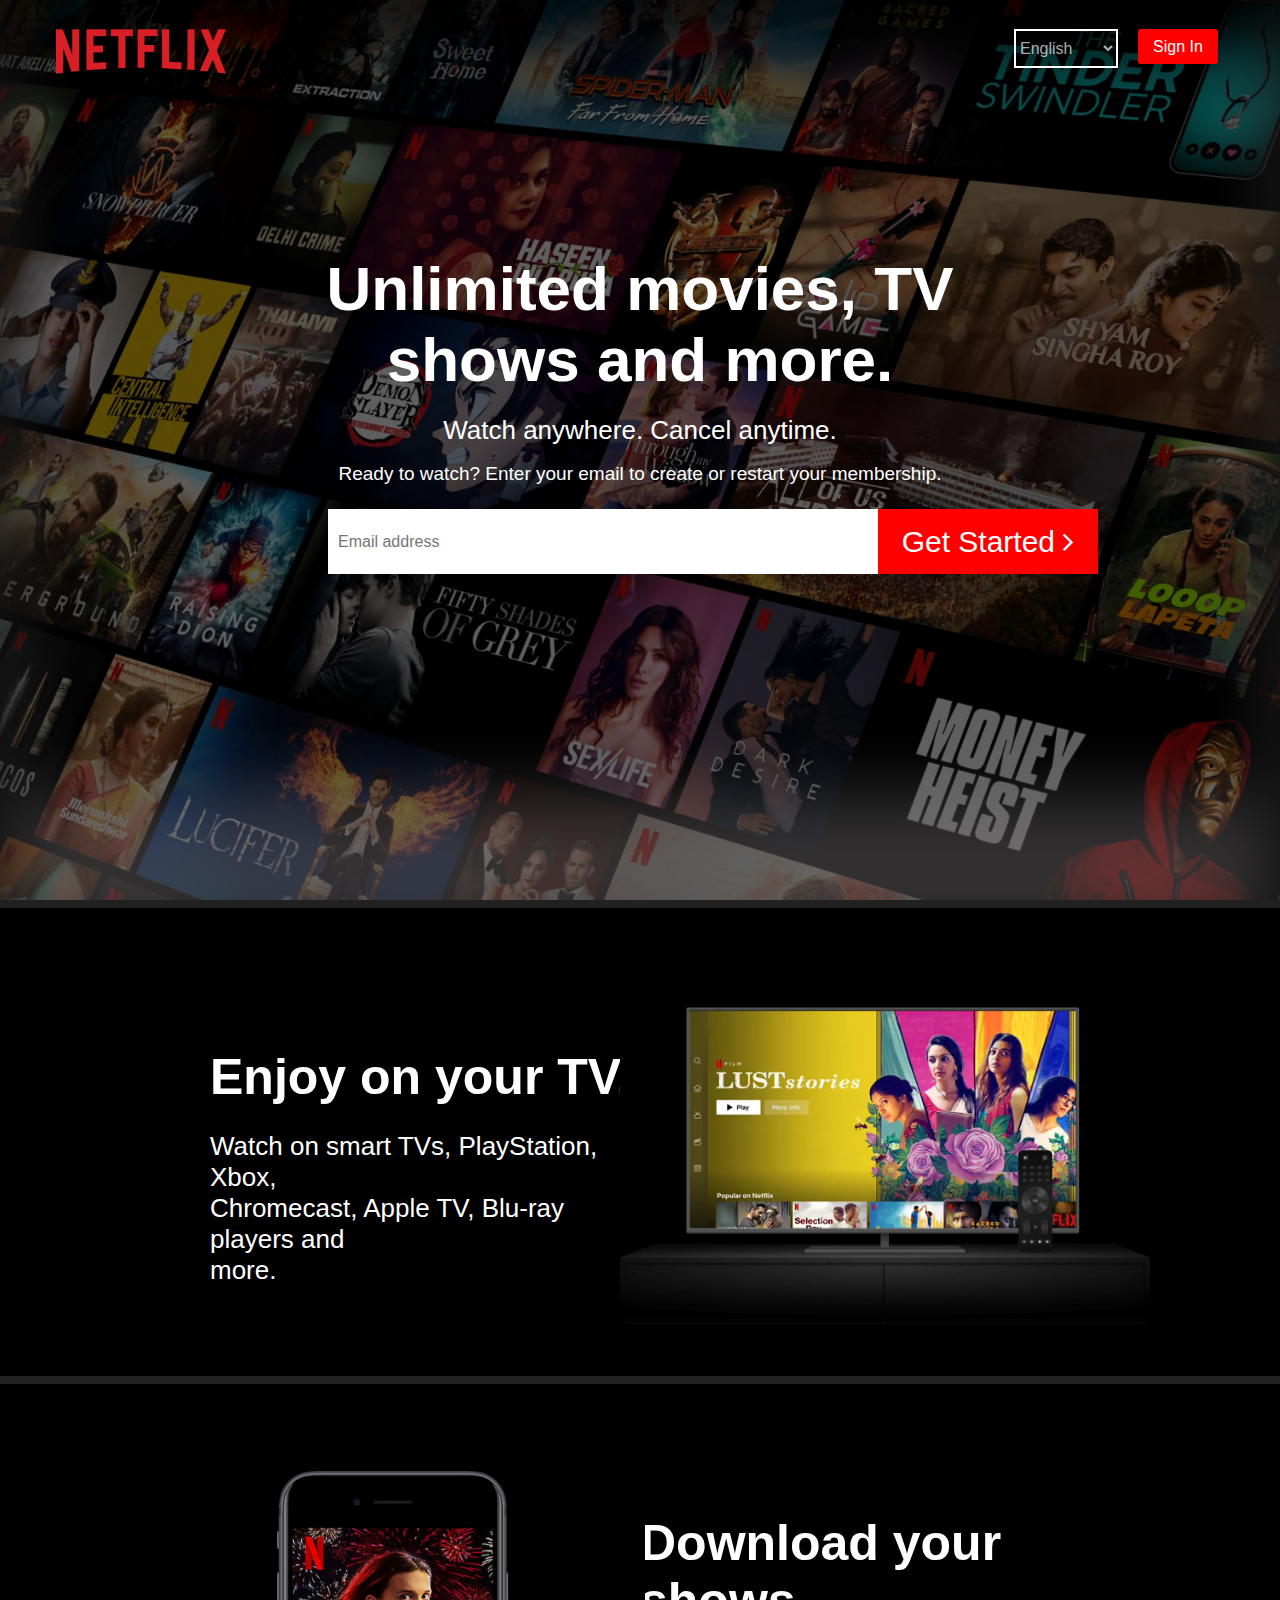
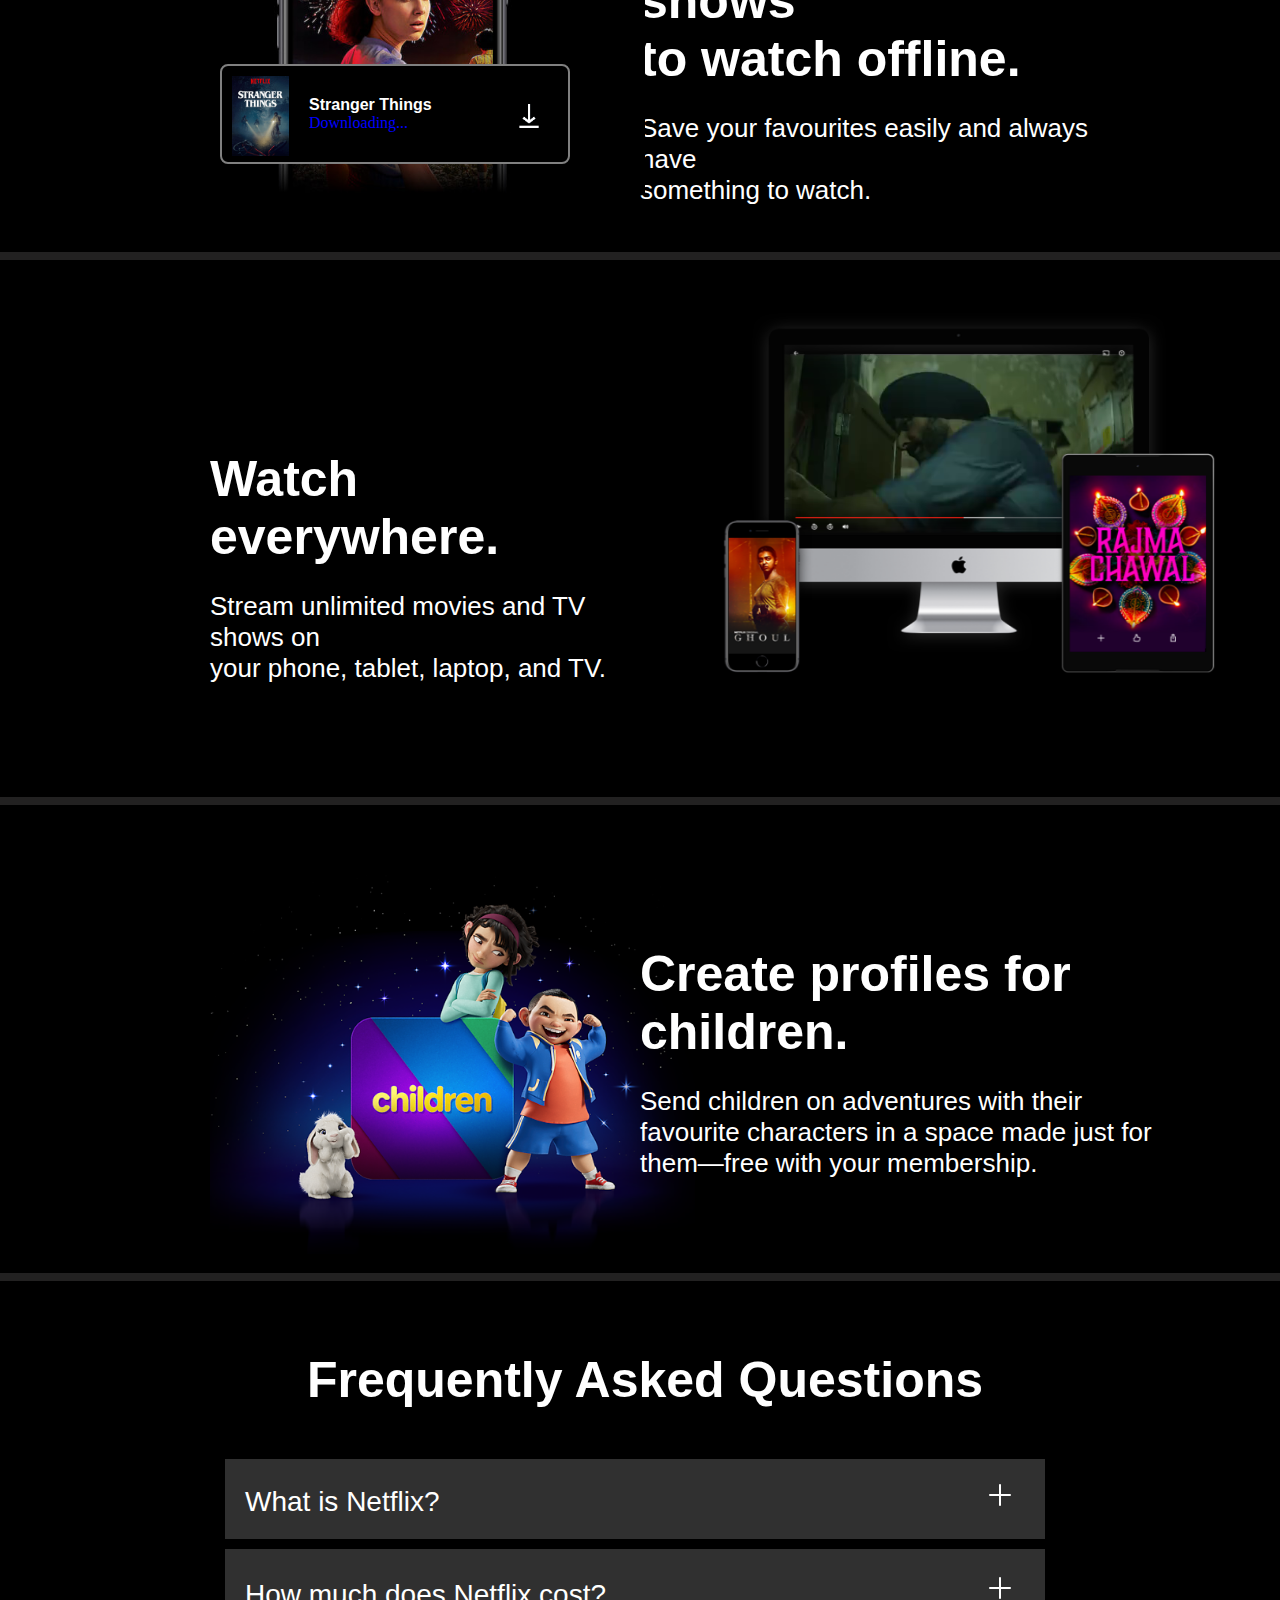
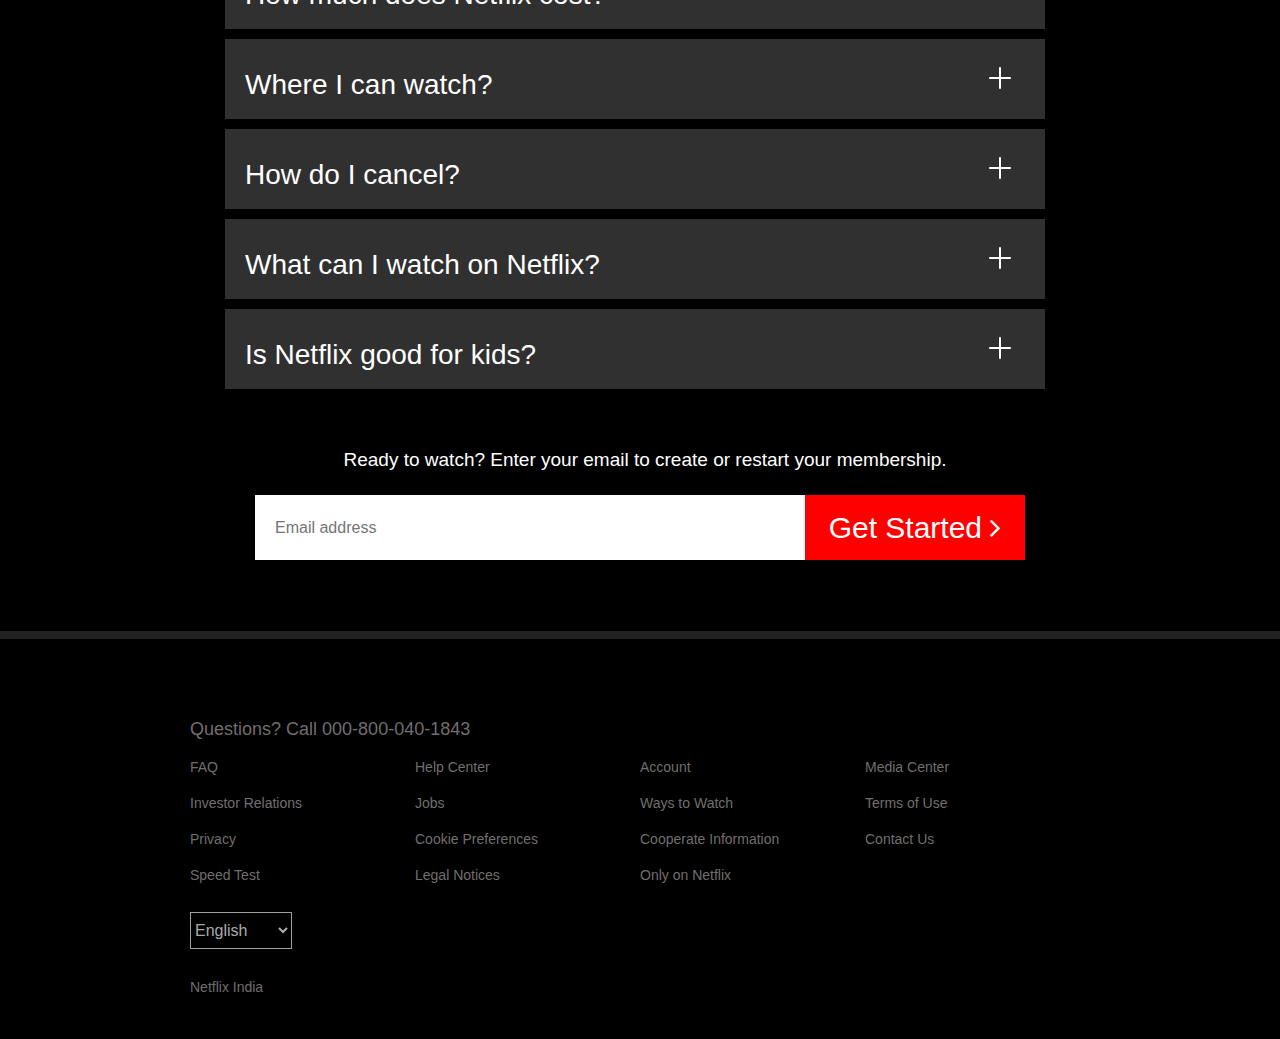
<file: index.html>
<!DOCTYPE html>
<html lang="en">

<head>
    <meta charset="UTF-8">
    <meta http-equiv="X-UA-Compatible" content="IE=edge">
    <meta name="viewport" content="width=device-width, initial-scale=1.0">
    <title>Netflix India – Watch TV Shows Online, Watch Movies Online</title>
    <link rel="shortcut icon" href="images/nficon2016.png" type="image/x-icon">
    <!--===style sheet==-->
    <link rel="stylesheet" href="css/style.css">
    <link rel="stylesheet" href="https://cdnjs.cloudflare.com/ajax/libs/font-awesome/4.7.0/css/font-awesome.min.css">
</head>

<body>
    <section id="home_section">
        <div class="hero_container">
            <div class="bg_black">
                <div class="header">
                    <div class="header1">
                        <img class="nflogo" src="images/netflix_official_logo.png" alt="logo">
                    </div>
                    <div class="header2">
                        <button id="signIn_btn">Sign In</button>
                        <button id="lang_btn">
                            <form action="">
                                <select name="lang">
                                    <option value="eng">English
                                    </option>
                                    <option value="hin">हिंदी</option>
                                </select>
                            </form>
                        </button>
                    </div>
                </div>

                <div class="info">
                    <div class="infochild">
                        <h1>Unlimited movies, TV <br> shows and more.</h1>
                        <h2>Watch anywhere. Cancel anytime.</h2>
                        <h3>Ready to watch? Enter your email to create or restart your membership.</h3>
                        <div class="email">
                            <input type="text" class="inputtype" placeholder="Email address">
                            <button id="start_btn">Get Started <span><i class="fa fa-angle-right"></i></span></button>
                        </div>
                    </div>
                </div>
            </div>
        </div>
    </section>

    <div id="part-1">
        <div id="sub-part1">
            <h1>Enjoy on your TV.</h1>
            <p>Watch on smart TVs, PlayStation, Xbox,<br>Chromecast, Apple TV, Blu-ray players and<br>more.</p>
        </div>
        <div id="sub-part2">
            <div id="p1tv">
                <video width="440" height="230" autoplay playsinline loop muted>
                    <source src="videos/video-tv-in-0819.m4v">
                </video>
                <img src="images/part1_tv.png" alt="">
            </div>
        </div>
    </div>
    <div id="part-2">
        <div id="sub-part1">
            <img src="images/part2img.jpg" alt="">
            <div class="p2gif">
                <img src="images/part2boxshot.png" alt="">
                <div id="download">
                    <h2>Stranger Things</h2>
                    <p>Downloading...</p>
                </div>
                <div id="gif">
                    <img src="images/part2download-icon.gif" alt="">
                </div>
            </div>
        </div>
        <div id="sub-part2">
            <h1>Download your shows<br>to watch offline.</h1>
            <p>Save your favourites easily and always have<br>something to watch.</p>
        </div>
    </div>
    </div>
    <div id="part-3">
        <div id="sub-part1">
            <h1>Watch everywhere.</h1>
            <p>Stream unlimited movies and TV shows on<br>your phone, tablet, laptop, and TV.</p>
        </div>
        <div id="sub-part2">
            <div id="p3tv">
                <video width="410" height="200" autoplay playsinline loop muted>
                    <source src="videos/part-3-video-devices-in.m4v">
                </video>
                <img src="images/part3-device-pile-in.png" alt="">
            </div>
        </div>
    </div>
    <div id="part-4">
        <div id="sub-part1">
            <img src="images/part-4-image.png" alt="">
        </div>
        <div id="sub-part2">
            <h1>Create profiles for<br>children.</h1>
            <p>Send children on adventures with their<br>favourite characters in a space made just for <br>them—free
                with your membership.</p>
        </div>
    </div>
    </div>

    <section>
        <div id="part-5">
            <div class="faq">
                <h1>Frequently Asked Questions</h1>
                <div id="faq-div1">
                    <h2>What is Netflix?</h2>
                    <div class="icon-container"><img src="images/plus-icon.png" alt=""></div>
                </div>
                <div class="faq-div">
                    <h2>How much does Netflix cost?</h2>
                    <div class="icon-container"><img src="images/plus-icon.png" alt=""></div>
                </div>
                <div class="faq-div">
                    <h2>Where I can watch?</h2>
                    <div class="icon-container"><img src="images/plus-icon.png" alt=""></div>
                </div>
                <div class="faq-div">
                    <h2>How do I cancel?</h2>
                    <div class="icon-container"><img src="images/plus-icon.png" alt=""></div>
                </div>
                <div class="faq-div">
                    <h2>What can I watch on Netflix?</h2>
                    <div class="icon-container"><img src="images/plus-icon.png" alt=""></div>
                </div>
                <div class="faq-div">
                    <h2>Is Netflix good for kids?</h2>
                    <div class="icon-container"><img src="images/plus-icon.png" alt=""></div>
                </div>

                <h3>Ready to watch? Enter your email to create or restart your membership.</h3>
                <div class="faq-email">
                    <input type="text" class="faq-inputtype" placeholder="Email address">
                    <button id="faq-start_btn">Get Started <span><i class="fa fa-angle-right"></i></span> </button>
                </div>
            </div>
        </div>
    </section>

    <section>
        <div class="footer">
            <div class="inner-footer">
                <div class="call">
                    <h2>Questions? Call <span id="num">000-800-040-1843</span></h2>
                </div>
                <div class="footer-parts" id="footer1">

                    <ul>
                        <li>FAQ</li>
                        <li>Investor Relations</li>
                        <li>Privacy</li>
                        <li>Speed Test</li>
                    </ul>
                    <button id="footer-lang_btn">
                        <select name="lang">
                            <option value="eng">English</option>
                            <option value="hin">हिंदी</option>
                        </select>
                    </button>
                    <p>Netflix India</p>
                </div>
                <div class="footer-parts" id="footer2">
                    <ul>
                        <li>Help Center</li>
                        <li>Jobs</li>
                        <li>Cookie Preferences</li>
                        <li>Legal Notices</li>
                    </ul>
                </div>
                <div class="footer-parts" id="footer3">
                    <ul>
                        <li>Account</li>
                        <li>Ways to Watch</li>
                        <li>Cooperate Information</li>
                        <li>Only on Netflix</li>
                    </ul>
                </div>
                <div class="footer-parts" id="footer4">
                    <ul>
                        <li>Media Center</li>
                        <li>Terms of Use</li>
                        <li>Contact Us</li>
                    </ul>
                </div>
            </div>
        </div>
    </section>












    <script src="../js/script.js"></script>
</body>

</html>
</file>
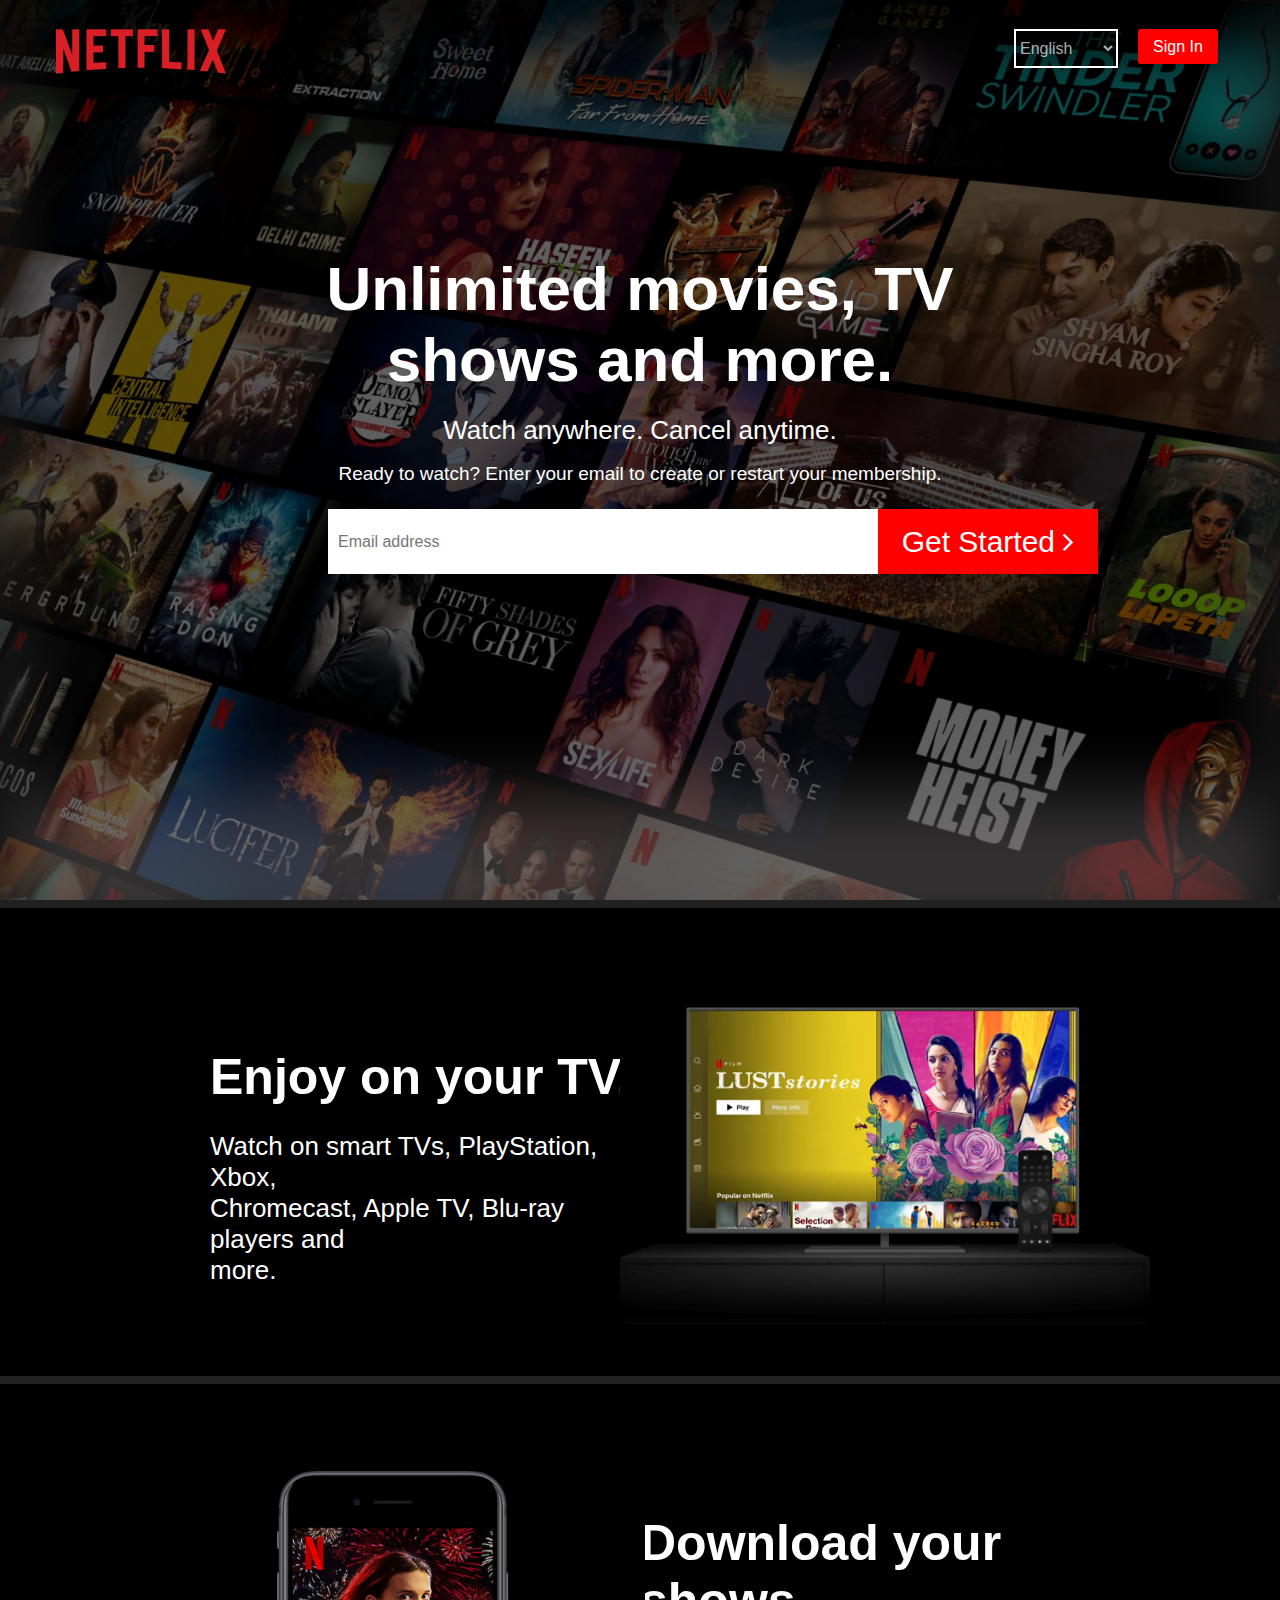
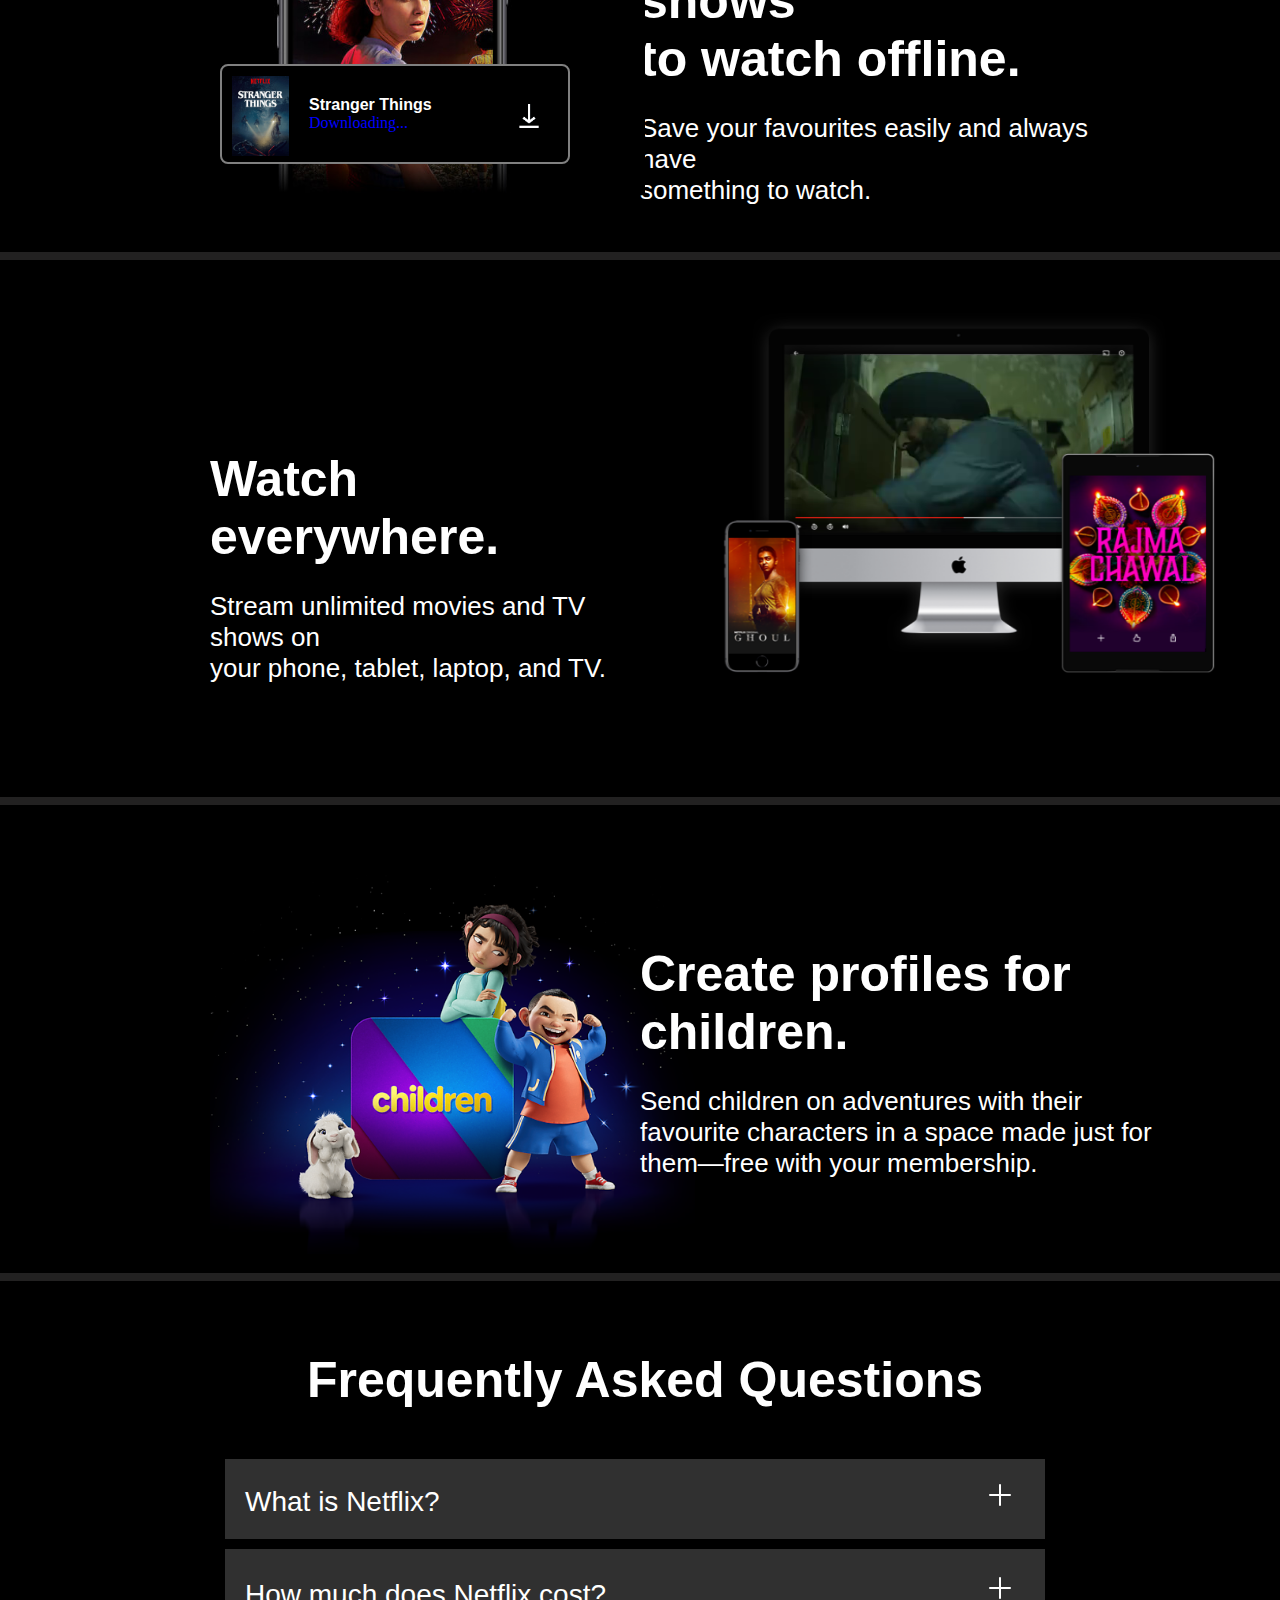
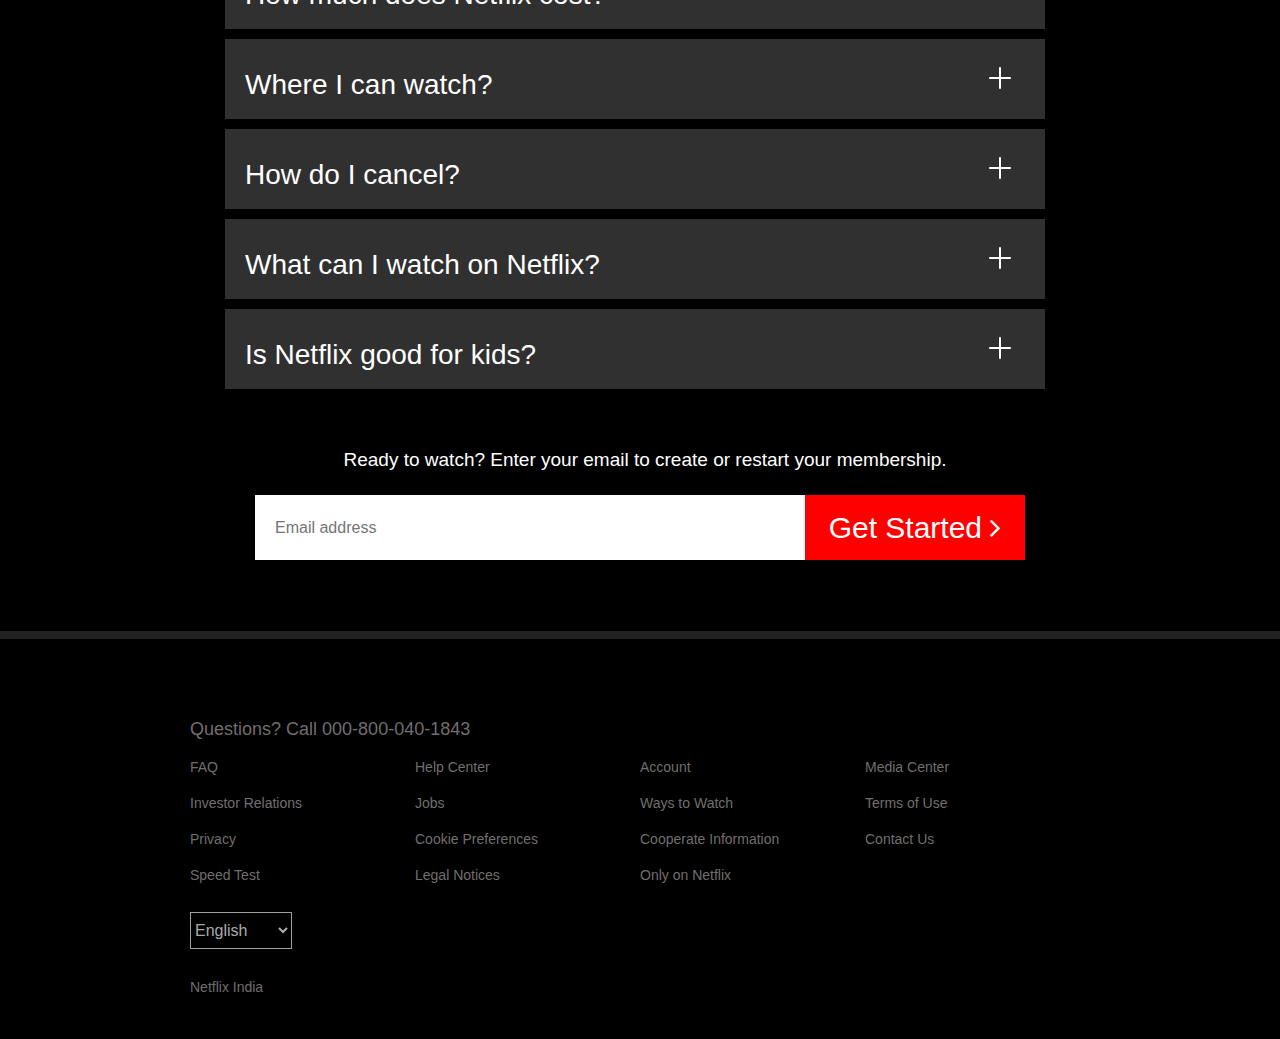
<file: html/index.html>
<!DOCTYPE html>
<html lang="en">

<head>
    <meta charset="UTF-8">
    <meta http-equiv="X-UA-Compatible" content="IE=edge">
    <meta name="viewport" content="width=device-width, initial-scale=1.0">
    <title>Netflix India – Watch TV Shows Online, Watch Movies Online</title>
    <link rel="shortcut icon" href="../images/nficon2016.png" type="image/x-icon">
    <!--===style sheet==-->
    <link rel="stylesheet" href="../css/style.css">
    <link rel="stylesheet" href="https://cdnjs.cloudflare.com/ajax/libs/font-awesome/4.7.0/css/font-awesome.min.css">
</head>

<body>
    <section id="home_section">
        <div class="hero_container">
            <div class="bg_black">
                <div class="header">
                    <div class="header1">
                        <img class="nflogo" src="../images/netflix_official_logo.png" alt="logo">
                    </div>
                    <div class="header2">
                        <button id="signIn_btn">Sign In</button>
                        <button id="lang_btn">
                            <form action="">
                                <select name="lang">
                                    <option value="eng">English
                                    </option>
                                    <option value="hin">हिंदी</option>
                                </select>
                            </form>
                        </button>
                    </div>
                </div>

                <div class="info">
                    <div class="infochild">
                        <h1>Unlimited movies, TV <br> shows and more.</h1>
                        <h2>Watch anywhere. Cancel anytime.</h2>
                        <h3>Ready to watch? Enter your email to create or restart your membership.</h3>
                        <div class="email">
                            <input type="text" class="inputtype" placeholder="Email address">
                            <button id="start_btn">Get Started <span><i class="fa fa-angle-right"></i></span></button>
                        </div>
                    </div>
                </div>
            </div>
        </div>
    </section>

    <div id="part-1">
        <div id="sub-part1">
            <h1>Enjoy on your TV.</h1>
            <p>Watch on smart TVs, PlayStation, Xbox,<br>Chromecast, Apple TV, Blu-ray players and<br>more.</p>
        </div>
        <div id="sub-part2">
            <div id="p1tv">
                <video width="440" height="230" autoplay playsinline loop muted>
                    <source src="../videos/video-tv-in-0819.m4v">
                </video>
                <img src="../images/part1_tv.png" alt="">
            </div>
        </div>
    </div>
    <div id="part-2">
        <div id="sub-part1">
            <img src="../images/part2img.jpg" alt="">
            <div class="p2gif">
                <img src="../images/part2boxshot.png" alt="">
                <div id="download">
                    <h2>Stranger Things</h2>
                    <p>Downloading...</p>
                </div>
                <div id="gif">
                    <img src="../images/part2download-icon.gif" alt="">
                </div>
            </div>
        </div>
        <div id="sub-part2">
            <h1>Download your shows<br>to watch offline.</h1>
            <p>Save your favourites easily and always have<br>something to watch.</p>
        </div>
    </div>
    </div>
    <div id="part-3">
        <div id="sub-part1">
            <h1>Watch everywhere.</h1>
            <p>Stream unlimited movies and TV shows on<br>your phone, tablet, laptop, and TV.</p>
        </div>
        <div id="sub-part2">
            <div id="p3tv">
                <video width="410" height="200" autoplay playsinline loop muted>
                    <source src="../videos/part-3-video-devices-in.m4v">
                </video>
                <img src="../images/part3-device-pile-in.png" alt="">
            </div>
        </div>
    </div>
    <div id="part-4">
        <div id="sub-part1">
            <img src="../images/part-4-image.png" alt="">
        </div>
        <div id="sub-part2">
            <h1>Create profiles for<br>children.</h1>
            <p>Send children on adventures with their<br>favourite characters in a space made just for <br>them—free
                with your membership.</p>
        </div>
    </div>
    </div>

    <section>
        <div id="part-5">
            <div class="faq">
                <h1>Frequently Asked Questions</h1>
                <div id="faq-div1">
                    <h2>What is Netflix?</h2>
                    <div class="icon-container"><img src="../images/plus-icon.png" alt=""></div>
                </div>
                <div class="faq-div">
                    <h2>How much does Netflix cost?</h2>
                    <div class="icon-container"><img src="../images/plus-icon.png" alt=""></div>
                </div>
                <div class="faq-div">
                    <h2>Where I can watch?</h2>
                    <div class="icon-container"><img src="../images/plus-icon.png" alt=""></div>
                </div>
                <div class="faq-div">
                    <h2>How do I cancel?</h2>
                    <div class="icon-container"><img src="../images/plus-icon.png" alt=""></div>
                </div>
                <div class="faq-div">
                    <h2>What can I watch on Netflix?</h2>
                    <div class="icon-container"><img src="../images/plus-icon.png" alt=""></div>
                </div>
                <div class="faq-div">
                    <h2>Is Netflix good for kids?</h2>
                    <div class="icon-container"><img src="../images/plus-icon.png" alt=""></div>
                </div>

                <h3>Ready to watch? Enter your email to create or restart your membership.</h3>
                <div class="faq-email">
                    <input type="text" class="faq-inputtype" placeholder="Email address">
                    <button id="faq-start_btn">Get Started <span><i class="fa fa-angle-right"></i></span> </button>
                </div>
            </div>
        </div>
    </section>

    <section>
        <div class="footer">
            <div class="inner-footer">
                <div class="call">
                    <h2>Questions? Call <span id="num">000-800-040-1843</span></h2>
                </div>
                <div class="footer-parts" id="footer1">

                    <ul>
                        <li>FAQ</li>
                        <li>Investor Relations</li>
                        <li>Privacy</li>
                        <li>Speed Test</li>
                    </ul>
                    <button id="footer-lang_btn">
                        <select name="lang">
                            <option value="eng">English</option>
                            <option value="hin">हिंदी</option>
                        </select>
                    </button>
                    <p>Netflix India</p>
                </div>
                <div class="footer-parts" id="footer2">
                    <ul>
                        <li>Help Center</li>
                        <li>Jobs</li>
                        <li>Cookie Preferences</li>
                        <li>Legal Notices</li>
                    </ul>
                </div>
                <div class="footer-parts" id="footer3">
                    <ul>
                        <li>Account</li>
                        <li>Ways to Watch</li>
                        <li>Cooperate Information</li>
                        <li>Only on Netflix</li>
                    </ul>
                </div>
                <div class="footer-parts" id="footer4">
                    <ul>
                        <li>Media Center</li>
                        <li>Terms of Use</li>
                        <li>Contact Us</li>
                    </ul>
                </div>
            </div>
        </div>
    </section>












    <script src="../js/script.js"></script>
</body>

</html>
</file>
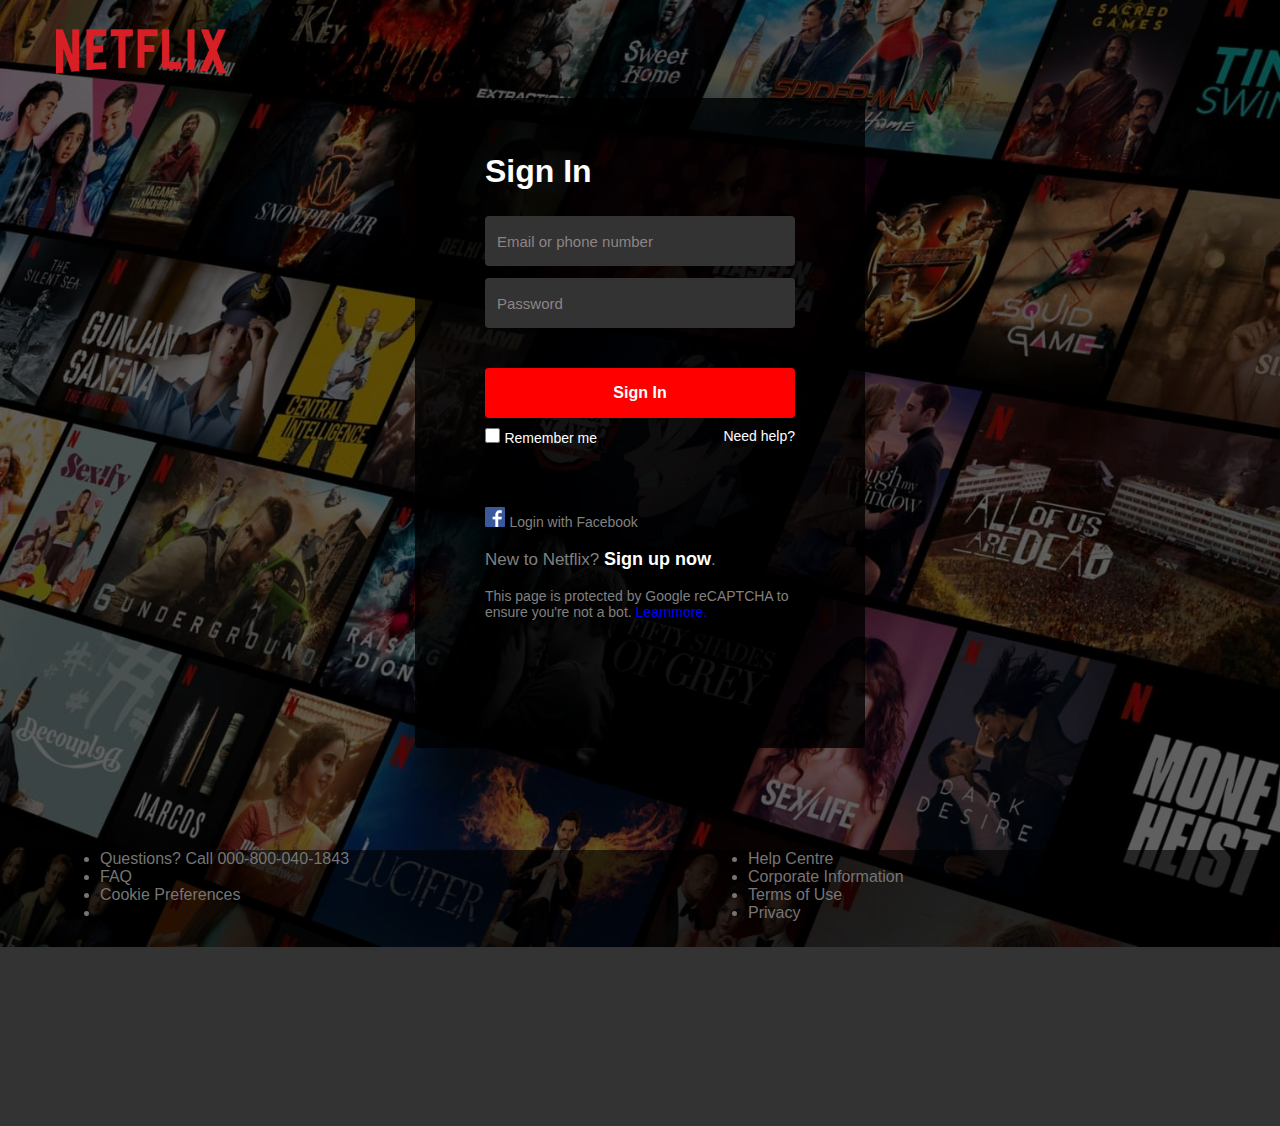
<file: html/sign_in.html>
<!DOCTYPE html>
<html lang="en">

<head>
    <meta charset="UTF-8">
    <meta http-equiv="X-UA-Compatible" content="IE=edge">
    <meta name="viewport" content="width=device-width, initial-scale=1.0">
    <title>Netflix</title>
    <link rel="shortcut icon" href="../images/nficon2016.png" type="image/x-icon">

    <link rel="stylesheet" href="../css/sign_in.css">

</head>

<body>


    <div class="container">
        <img src="../images/nf_sign_inimg.jpg" class="bg_img">


        <div class="header">
            <img class="nflogo" src="../images/netflix_official_logo.png" alt="logo">
        </div>
        <div class="bg_black_1">
            <div class="sign_up">
                <h2>Sign In</h2>
                <input type="text" class="inp_1" placeholder="Email or phone number" required>
                <input type="password" class="inp_2" placeholder="Password" required>
                <button class="signin_btn">Sign In</button>
                <div class="remember">
                    <input type="checkbox" id="chbox" value="rem" name="rembr">
                    <label for="chbox" class="remb">Remember me</label>
                    <span class="remb" id="help">Need help?</span>
                </div>
                <div class="bottom">
                    <img src="../images/FB-f-Logo__blue_57.png" id="fb_icon" alt="">
                    <span id="fb_login">Login with Facebook</span>
                    <br><br>
                    <h5>New to Netflix? <span id="signupnow">Sign up now</span>.</h5>
                    <br>
                    <p>This page is protected by Google reCAPTCHA to ensure you're not a bot. <span><a href="">Learnmore.</a></span></p>
                </div>
            </div>
        </div>
        <div class="bg_black_2">
            <ul>
                <li>Questions? Call 000-800-040-1843</li>
                <li>FAQ</li>
                <li>Cookie Preferences</li>
                <li></li>
                <li>Help Centre</li>
                <li>Corporate Information</li>
                <li>Terms of Use</li>
                <li>Privacy</li>
                
            </ul>
        </div>



    </div>







</body>

</html>
</file>
<file: css/style.css>
*{
    margin: 0;
    padding: 0;
    box-sizing: border-box;
}
html,body{
    height: 100%;
    background-color: rgb(34, 33, 33);
}

.hero_container{
    height: 100vh;
    background: url(../images/nf_heroimg.jpg) no-repeat center;
    background-size: cover;
    box-shadow: 1px 50px 70px 5px rgba(0,0,0,0.80) inset,
                -1px -100px 70px 5px rgba(255,245,245,0.40) inset;             
} 
.bg_black{
    width: 100%;
    height: 100vh;
    background-color: rgba(0, 0, 0, 0.5);
}
.header{
    width: 100%;
    height:78px ;
    
}
.header1{
    width: 50%;
    height: 100%;
    float: left;
    
}
.header2{
    width: 50%;
    height: 100%;
    overflow: hidden;
}

.nflogo{
    width: 170px;
    height: 45px;
    margin: 29px 0 0 56px;
    cursor: pointer;   
}

#lang_btn{

    background-color: transparent;
    outline: none;
    font-size: 16px;
    align-items: center;
    float: right;
    margin-top: 29px;
    margin-right: 20px;
    text-decoration: none;
    border: 2px solid white;
    cursor: pointer;
}
#globeicon{
    width: 20px;
    height: 20px;
}
select{

    width: 100px;
    height: 35px;
    color: white;
    border: none;
    outline: none;
    background-color: transparent; 
    text-decoration: none;
    font-size: 16px;
}
option
{
    background-color: grey;
    color: white;
}

#signIn_btn{
    width: 80px;
    height: 35px;
    background-color: red;
    color: white;
    border: none;
    outline: none;
    font-size: 16px;
    margin-top: 29px;
    margin-right: 62px;
    float: right;
    text-align: center;
    cursor: pointer;
    border-radius: 3px;

}


.info{
    width: 100%;
    height: 600px;
    display: flex;
    justify-content: center;
    align-content: center;
}
.infochild{
    width: 80%;
    height: 100%;
    text-align: center;

}
h1{
    color: white;
    font-size: 62px;
    font-weight: bold;
    font-family: 'Netflix Sans','Helvetica Neue',Helvetica,Arial,sans-serif;
    margin-top: 175px;
}
h2{
    color: white;
    font-size: 26px;
    font-weight: normal;
    font-family: 'Netflix Sans','Helvetica Neue',Helvetica,Arial,sans-serif;
    margin-top: 20px;
}
h3{
    color: white;
    font-size: 19px;
    font-weight: normal;
    font-family: 'Netflix Sans','Helvetica Neue',Helvetica,Arial,sans-serif;
    margin-top: 17px;
}
.email{
    width: 770px;
    height: 65px;
    margin-top: 24px;
    margin-left: 200px;

}
.inputtype{
    width: 550px;
    height: 100%;
    outline: none;
    border: none;
    padding-left: 10px;
    float: left;
    font-family: 'Netflix Sans','Helvetica Neue',Helvetica,Arial,sans-serif;
    font-size: 16px;


}
#start_btn{
    width: 220px;
    height: 100%;
    color: white;
    font-size: 30px;
    font-family: 'Netflix Sans','Helvetica Neue',Helvetica,Arial,sans-serif;
    font-weight: normal;
    background-color: red;
    border: none;
    outline: none;
    padding: 5px;
    cursor: pointer;
}


#part-1
{
    width: 100%;
    height: 468px;
    background-color: black;
    margin-top: 8px;
    
    
}
#part-1 #sub-part1
{
    width: 50%;
    height: 100%;
    background-color: black;
    float: left;
    padding-left: 210px;
}
#part-1 #sub-part2
{
    width: 50%;
    height: 100%;

    float: left;
    display: flex;
    align-items: center;
    justify-content: center;
    padding-right: 150px;
    padding-bottom: 30px;   
}

#part-1 h1
{
    color: white;
    font-size: 50px;
    font-family: 'Netflix Sans','Helvetica Neue',Helvetica,Arial,sans-serif;
    margin-top: 140px;
}
#part-1 p
{
    color: white;
    font-size: 26px;
    font-family: 'Netflix Sans','Helvetica Neue',Helvetica,Arial,sans-serif;
    margin-top: 25px;
    
}
#p1tv video
{
    margin-top: 85px;
    margin-left: 50px;
    position: absolute;
}
#p1tv img
{
    margin-top: 4px;
    width: 530px;
    height: 398px;
    position: relative; 
}

#part-2
{
    width: 100%;
    height: 468px;
    background-color: black;
    margin-top: 8px;
    
    
}
#part-2 #sub-part1
{
    width: 50%;
    height: 100%;
    float: left;

    padding-left: 20px;
}
#part-2 img
{
    width: 505px;
    height: 379px;
    margin-left: 120px;
    margin-top: 30px;
    position: absolute;

}
#part-2 .p2gif
{
    width: 350px;
    height: 100px;
    background-color: black;
    border: 2px solid grey;
    border-radius: 8px ;
    position: relative;
    margin-left: 200px;
    margin-top: 280px;
}
#part-2 .p2gif img
{
    width: 57px;
    height: 80px;
    margin-left: 10px;
    margin-top: 10px;
}
#download
{
    width: 200px;
    height: 100px;
    margin-left: 67px;
    padding-top: 10px;
    padding-left: 20px;
    float: left;
}
#download h2
{
    font-weight: 600;
    font-size: 1em;
    font-family: 'Netflix Sans','Helvetica Neue',Helvetica,Arial,sans-serif;
}
#download p
{
    color: blue;
}
.p2gif #gif
{
    width: 70px;
    height: 100px;
    float: left;
}
.p2gif #gif img
{
    width: 60px;
    height: 60px;
    margin-top: 20px;
}
#part-2 #sub-part2
{
    width: 50%;
    height: 100%;
    float: left;
    padding-right: 150px;
    padding-bottom: 30px;
}
#part-2 #sub-part2 h1
{
    color: white;
    font-size: 50px;
    font-family: 'Netflix Sans','Helvetica Neue',Helvetica,Arial,sans-serif;
    margin-top: 130px;
}
#part-2 #sub-part2 p
{
    color: white;
    font-size: 26px;
    font-family: 'Netflix Sans','Helvetica Neue',Helvetica,Arial,sans-serif;
    margin-top: 25px;
    
}


#part-3
{
    width: 100%;
    height: 537px;
    background-color: black;
    margin-top: 8px;
    
    
}
#part-3 #sub-part1
{
    width: 50%;
    height: 100%;
    background-color: black;
    float: left;
    padding-left: 210px;
}
#part-3 #sub-part2
{
    width: 50%;
    height: 100%;
    float: left;
    padding-left: 37px;
    padding-top: 40px;   
}

#part-3 h1
{
    color: white;
    font-size: 50px;
    font-family: 'Netflix Sans','Helvetica Neue',Helvetica,Arial,sans-serif;
    margin-top: 190px;
}
#part-3 p
{
    color: white;
    font-size: 26px;
    font-family: 'Netflix Sans','Helvetica Neue',Helvetica,Arial,sans-serif;
    margin-top: 25px;
    
}
#p3tv video
{
    margin-top: 43px;
    margin-left: 80px;
    position: absolute;
}
#p3tv img
{
    
    width: 570px;
    height: 415px;
    position: relative; 
}


#part-4
{
    width: 100%;
    height: 468px;
    background-color: black;
    margin-top: 8px;
    
    
}
#part-4 #sub-part1
{
    width: 50%;
    height: 100%;
    float: left;
}
#part-4 #sub-part1 img 
{
    width: 505px;
    height: 379px;
    margin-left: 210px;
    margin-top: 70px;
}
#part-4 #sub-part2
{
    width: 50%;
    height: 100%;
    float: left;

}
#part-4 #sub-part2 h1
{
    color: white;
    font-size: 50px;
    font-family: 'Netflix Sans','Helvetica Neue',Helvetica,Arial,sans-serif;
    margin-top: 140px;
}
#part-4 #sub-part2 p
{
    color: white;
    font-size: 26px;
    font-family: 'Netflix Sans','Helvetica Neue',Helvetica,Arial,sans-serif;
    margin-top: 25px;
    
}

#part-5
{
    width: 100%;
    height: 950px;
    background-color: black;
    margin-top: 8px;  
    display: flex;
    align-items: center;
    justify-content: center;
    
}
.faq
{
    width: 850px;
    height: 100%;
    text-align: center;
    padding-left: 10px;
    
}
.faq h1
{
    color: white;
    font-size: 50px;
    font-weight: 600;
    font-family: 'Netflix Sans','Helvetica Neue',Helvetica,Arial,sans-serif;
    margin-top: 70px;
}
#faq-div1
{
    width: 820px;
    height: 80px;
    margin-top: 50px;
    padding-left: 20px;
    padding-top: 7px;
    padding-right: 20px;
    cursor: pointer;
    background-color: rgb(48, 48, 48);
}
.faq-div
{
    width: 820px;
    height: 80px;
    margin-top: 10px;
    padding-top: 10px;
    padding-left: 20px;
    padding-right: 20px;
    cursor: pointer;
    background-color: rgb(48, 48, 48);
}
.faq h2{
    color: white;
    font-size: 28px;
    font-family: 'Netflix Sans','Helvetica Neue',Helvetica,Arial,sans-serif;
    float: left;


}
.icon-container
{
    
    width:50px;
    height: 100%;
    float: right;
    padding-top: 5px;

}
.faq h3
{
    margin-top: 60px;
}
.faq .faq-email{
    width: 820px;
    height: 65px;
    margin-top: 24px;
    padding-left: 30px;
    padding-right: 20px;
}
.faq .faq-inputtype{
    width: 550px;
    height: 100%;
    outline: none;
    border: none;
    padding-left: 20px;
    font-family: 'Netflix Sans','Helvetica Neue',Helvetica,Arial,sans-serif;
    font-size: 16px;
    float: left;


}
.faq #faq-start_btn{
    width: 220px;
    height: 100%;
    color: white;
    font-size: 30px;
    font-family: 'Netflix Sans','Helvetica Neue',Helvetica,Arial,sans-serif;
    font-weight: normal;
    background-color: red;
    border: none;
    outline: none;
    padding: 5px;
    cursor: pointer;
}


.footer
{
    width: 100%;
    height: 400px;
    background-color: black;
    margin-top: 8px;
    padding-top: 50px;   
  
}
.footer .inner-footer
{
    width: 900px;
    height: 100%;
    margin: auto;
    overflow: hidden;
    
}

.footer .inner-footer .footer-parts
{
    width: 25%;
    height: 100%;
    float: left;
    font-family: 'Netflix Sans','Helvetica Neue',Helvetica,Arial,sans-serif;
}

.footer .inner-footer .footer-parts ul
{
    list-style: none;
}
.footer .inner-footer .call
{
    width: 100%;
    height: 50px;
    padding-top: 30px;
}
.footer .inner-footer .call h2
{
    margin: 0;
    font-size: 18px;
    color: rgb(114, 110, 110);
}
#num:hover
{
    cursor: pointer;
    text-decoration: underline;
}
.footer-parts li
{
    font-size: 14px;
    margin-top: 20px;
    cursor: pointer;
    color: rgb(114, 110, 110);
    
}

#footer-lang_btn{

    background-color: transparent;
    outline: none;
    font-size: 16px;
    align-items: center;
    margin-top: 29px;
    text-decoration: none;
    border: 1px solid rgb(161, 158, 158);
    cursor: pointer; 
}
select
{
    color: #ffffffad;
}
#footer-lang_btn #globeicon{
    width: 20px;
    height: 20px;
}
#footer-lang_btn select{

    width: 100px;
    height: 35px;
    border: none;
    outline: none;
    background-color: transparent; 
    text-decoration: none;
    font-size: 16px;
}
#footer-lang_btn option{
    background-color: grey;
    color: rgb(114, 110, 110);

}
.footer #footer1 p
{
    font-size: 14px;
    margin-top: 30px;
    color: rgb(114, 110, 110);
}
</file>
<file: css/sign_in.css>
*{
    margin: 0;
    padding: 0;
    box-sizing: border-box;
}

html, body{
    font-family: 'Netflix Sans','Helvetica Neue',Helvetica,Arial,sans-serif;
    /*background-color: black;*/
}

.container {
    width: 100%;
    position: relative;
color: blue;
    
    
}

.bg_img {
    width: 100%;
    height: auto;
    position: absolute;
    
    
    

}

.bg_black_1{
    margin-top: 78px;
    width: 100%;
    height: 772px;
    background-color: rgba(0, 0, 0, 0.5);
    position: absolute;
    padding-top: 20px;
    
    
    
}

.bg_black_2{
    margin-top: 850px;
    width: 100%;
    height: 276px;
    background-color: rgba(0, 0, 0, 0.8);
    position: absolute;
}

.header {
    width: 100%;
    height: 78px;
    position: absolute;
    background-color: rgba(0, 0, 0, 0.5);
    
      
}

.nflogo{
    width: 170px;
    height: 45px;
    margin: 29px 0 0 56px;
    cursor: pointer;
    
}

.sign_up{
    width: 450px;
    height: 650px;
    padding: 55px 70px 50px 70px;
    margin: 0 auto;
    border: 0;
    border-radius: 4px;
    background-color: rgba(0, 0, 0, 0.8);
}
h2{
    color: white;
    font-size: 32px;
    
}
.inp_1{
    width: 310px;
    height: 50px;
    margin-top: 26px;
    background: rgba(51,51,51,255);
    border-radius: 4px;
    outline: none;
    border: none;
    color:white;
    padding: 16px 12px;
    font-size: 18px;
    
}

.inp_2{
    width: 310px;
    height: 50px;
    margin-top: 12px;
    background: rgba(51,51,51,255);
    border-radius: 4px;
    outline: none;
    border: none;
    color:white;
    padding: 16px 12px;
    font-size: 18px;

}
::placeholder{
    font-size: 15px;
    font-family: 'Netflix Sans','Helvetica Neue',Helvetica,Arial,sans-serif;
    color: rgb(141, 132, 132);
}
.signin_btn{
    margin-top: 40px;
    width: 310px;
    height: 50px;
    background: red;
    color: white;
    outline: none;
    border: none;
    border-radius: 4px;
    font-size: 16px;
    font-weight: bold;
    font-family: 'Netflix Sans','Helvetica Neue',Helvetica,Arial,sans-serif;
    cursor: pointer;

}

.remember{
    margin-top: 10px;
}
#chbox{
    width: 15px;
    height: 15px;
}
#chbox:checked{
    color: black;
}

.remb{
    
    color: white;
    font-size: 14px;
    font-weight: normal;
}
#help{
    float: right;
    cursor: pointer;
}
#help:hover{
    text-decoration: underline;
}

.bottom{
    margin-top: 60px;
}
#fb_icon{
    width: 20px;
    height: 20px;

}
#fb_login{
    color: grey;
    font-size: 14px;
    font-weight: normal;
}
h5{
    color: grey;
    font-weight: normal;
    font-size: 17px;
    
}
#signupnow{
    color: white;
    font-weight: bold;
    font-size: 18px;
    cursor: pointer;
}
#signupnow:hover{
    text-decoration: underline;
}
p{
    color: grey;
    font-size: 14px;
    font-weight: normal;
}
a{
    text-decoration: none;
    font-size: 14px;
    line-height: 3px;
    color: blue;
}
a:hover{
    text-decoration: underline;
}

li{
    color: #757575;
    margin-left: 100px;
    position: relative;
}
ul{
    columns: 2;
    -webkit-columns: 2;
    -moz-columns: 2;
}



@media screen and (max-width: 740px) {
    .bg_img{
        display: none;
    }
    .container{
        background-color: black;
    }
    .bg_black_1{
        background-color: black;
    }
    .header{
        background-color: black;
    }
    .nflogo{
        margin: 29px 0 0 20px;
    }
    .sign_up{
        width: 740px;
        padding: 10px 35px 10px 35px;
        background-color: blue;
    }
    .inp_1{
        width: 670px;
    }
    .inp_2{
        width: 670px;
    }
    .signin_btn{
        width: 670px;
    }
    .remember{
        width: 670px;
    }
    .bg_black_2{
        background-color: black;
    }
    
}

@media screen and (max-width: 701px) {
    .nflogo{
        width: 80px;
        height: 20px;
        margin: 20px 0 0 20px;
    }
    .header{
        height: 50px;
    }
    .bg_black_1{
        margin-top: 50px;
    }
    .bg_black_2{
        margin-top: 822px;
    }
    .sign_up{
        width: 700px;
    }
    .inp_1{
        width: 630px;
    }
    .inp_2{
        width: 630px;
    }
    .signin_btn{
        width: 630px;
    }
    .remember{
        width: 630px;
    }
    
}
</file>
